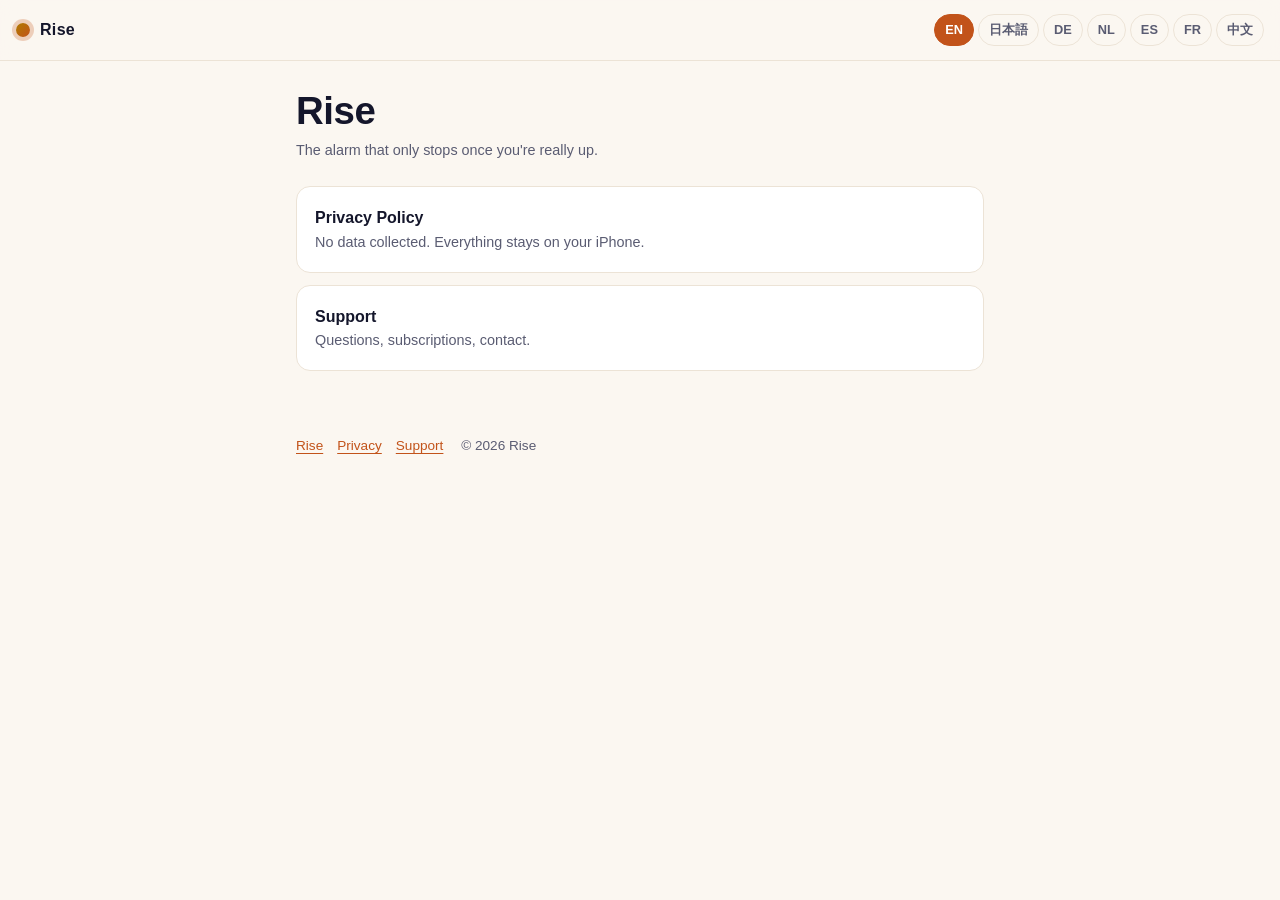
<file: index.html>
<!doctype html>
<html lang="en">
<head>
<meta charset="utf-8">
<meta name="viewport" content="width=device-width, initial-scale=1">
<title>Rise</title>
<meta name="description" content="Rise — Mission alarm clock">
<link rel="stylesheet" href="style.css">
<script src="lang.js"></script>
</head>
<body>
<span hidden data-title-en="Rise" data-title-ja="Rise" data-title-de="Rise" data-title-nl="Rise" data-title-es="Rise" data-title-fr="Rise" data-title-zh="Rise"></span>
<header class="top">
  <a class="brand" href="./"><span class="dot" aria-hidden="true"></span>Rise</a>
  <nav class="langs" aria-label="Language"><button type="button" data-set="en" aria-pressed="false">EN</button><button type="button" data-set="ja" aria-pressed="false">日本語</button><button type="button" data-set="de" aria-pressed="false">DE</button><button type="button" data-set="nl" aria-pressed="false">NL</button><button type="button" data-set="es" aria-pressed="false">ES</button><button type="button" data-set="fr" aria-pressed="false">FR</button><button type="button" data-set="zh" aria-pressed="false">中文</button></nav>
</header>
<main>
<section class="on" data-lang="en" lang="en"><h1>Rise</h1><p class="meta">The alarm that only stops once you&#x27;re really up.</p><div class="hub"><a href="privacy.html">Privacy Policy<span>No data collected. Everything stays on your iPhone.</span></a><a href="support.html">Support<span>Questions, subscriptions, contact.</span></a></div></section>
<section data-lang="ja" lang="ja"><h1>Rise</h1><p class="meta">本当に起きるまで止まらないアラーム。</p><div class="hub"><a href="privacy.html">プライバシーポリシー<span>データは収集しません。すべてiPhoneの中に。</span></a><a href="support.html">サポート<span>ご質問、サブスクリプション、お問い合わせ。</span></a></div></section>
<section data-lang="de" lang="de"><h1>Rise</h1><p class="meta">Der Wecker, der erst aufhört, wenn du wirklich wach bist.</p><div class="hub"><a href="privacy.html">Datenschutz<span>Keine Datenerhebung. Alles bleibt auf deinem iPhone.</span></a><a href="support.html">Support<span>Fragen, Abos, Kontakt.</span></a></div></section>
<section data-lang="nl" lang="nl"><h1>Rise</h1><p class="meta">De wekker die pas stopt als je echt op bent.</p><div class="hub"><a href="privacy.html">Privacybeleid<span>Geen gegevens verzameld. Alles blijft op je iPhone.</span></a><a href="support.html">Ondersteuning<span>Vragen, abonnementen, contact.</span></a></div></section>
<section data-lang="es" lang="es"><h1>Rise</h1><p class="meta">La alarma que solo se apaga cuando de verdad te levantas.</p><div class="hub"><a href="privacy.html">Privacidad<span>Ningún dato recopilado. Todo se queda en tu iPhone.</span></a><a href="support.html">Soporte<span>Preguntas, suscripciones, contacto.</span></a></div></section>
<section data-lang="fr" lang="fr"><h1>Rise</h1><p class="meta">L&#x27;alarme qui ne s&#x27;arrête que quand tu es vraiment debout.</p><div class="hub"><a href="privacy.html">Confidentialité<span>Aucune donnée collectée. Tout reste sur ton iPhone.</span></a><a href="support.html">Assistance<span>Questions, abonnements, contact.</span></a></div></section>
<section data-lang="zh" lang="zh-Hans"><h1>Rise</h1><p class="meta">只有真正起床，闹钟才会停。</p><div class="hub"><a href="privacy.html">隐私政策<span>不收集任何数据，一切都保存在你的 iPhone 上。</span></a><a href="support.html">支持<span>问题、订阅、联系方式。</span></a></div></section>
</main>
<footer>
  <a href="./">Rise</a><a href="privacy.html">Privacy</a><a href="support.html">Support</a>
  <span>© 2026 Rise</span>
</footer>
</body>
</html>
</file>
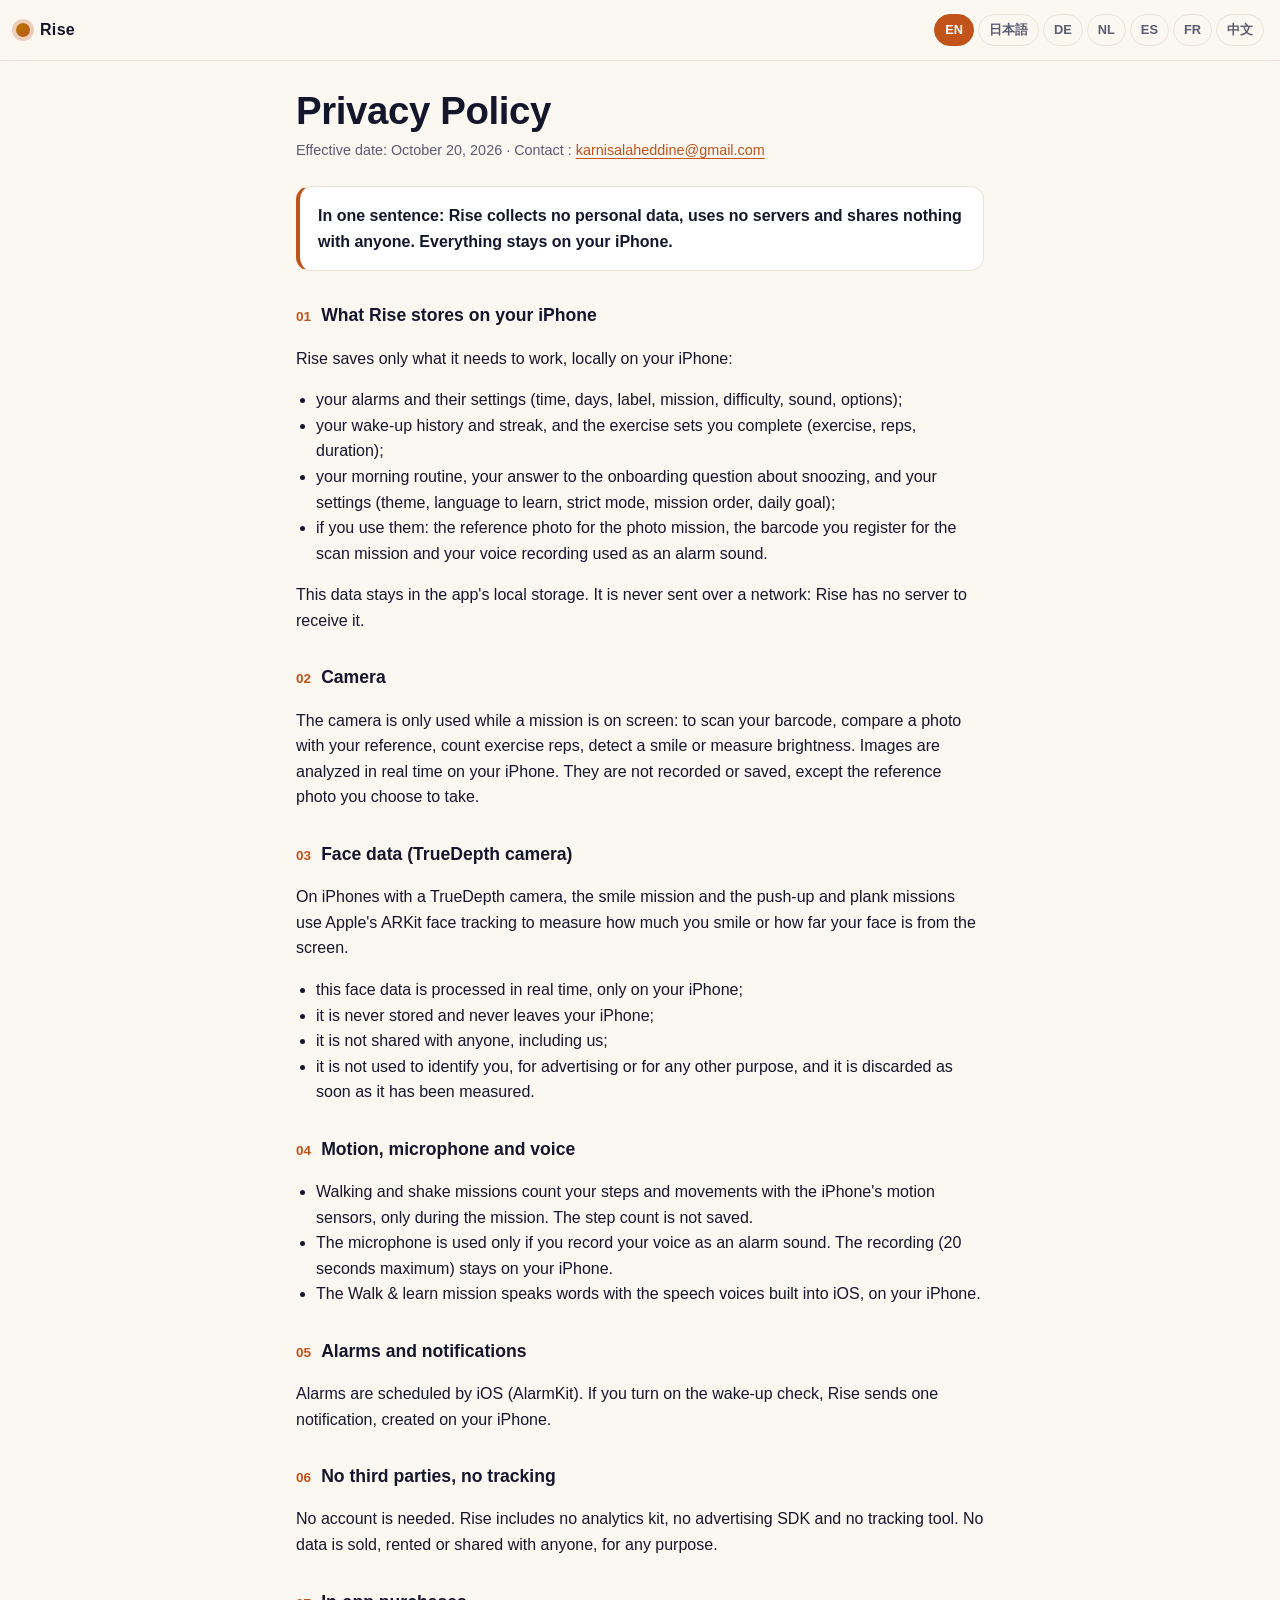
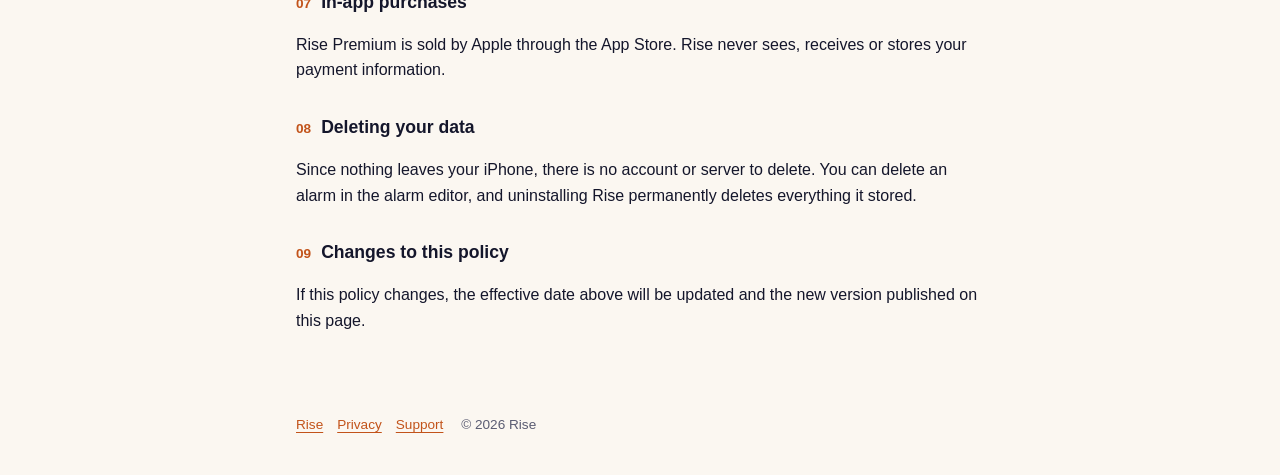
<file: privacy.html>
<!doctype html>
<html lang="en">
<head>
<meta charset="utf-8">
<meta name="viewport" content="width=device-width, initial-scale=1">
<title>Rise — Privacy Policy</title>
<meta name="description" content="Rise — Privacy Policy">
<link rel="stylesheet" href="style.css">
<script src="lang.js"></script>
</head>
<body>
<span hidden data-title-en="Rise — Privacy Policy" data-title-ja="Rise — プライバシーポリシー" data-title-de="Rise — Datenschutzerklärung" data-title-nl="Rise — Privacybeleid" data-title-es="Rise — Política de privacidad" data-title-fr="Rise — Politique de confidentialité" data-title-zh="Rise — 隐私政策"></span>
<header class="top">
  <a class="brand" href="./"><span class="dot" aria-hidden="true"></span>Rise</a>
  <nav class="langs" aria-label="Language"><button type="button" data-set="en" aria-pressed="false">EN</button><button type="button" data-set="ja" aria-pressed="false">日本語</button><button type="button" data-set="de" aria-pressed="false">DE</button><button type="button" data-set="nl" aria-pressed="false">NL</button><button type="button" data-set="es" aria-pressed="false">ES</button><button type="button" data-set="fr" aria-pressed="false">FR</button><button type="button" data-set="zh" aria-pressed="false">中文</button></nav>
</header>
<main>
<section class="on" data-lang="en" lang="en">
<h1>Privacy Policy</h1>
<p class="meta">Effective date: October 20, 2026 · Contact : <a href="mailto:karnisalaheddine@gmail.com">karnisalaheddine@gmail.com</a></p>
<p class="lead">In one sentence: Rise collects no personal data, uses no servers and shares nothing with anyone. Everything stays on your iPhone.</p>
<h2><span class="n">01</span>What Rise stores on your iPhone</h2>
<p>Rise saves only what it needs to work, locally on your iPhone:</p>
<ul><li>your alarms and their settings (time, days, label, mission, difficulty, sound, options);</li><li>your wake-up history and streak, and the exercise sets you complete (exercise, reps, duration);</li><li>your morning routine, your answer to the onboarding question about snoozing, and your settings (theme, language to learn, strict mode, mission order, daily goal);</li><li>if you use them: the reference photo for the photo mission, the barcode you register for the scan mission and your voice recording used as an alarm sound.</li></ul>
<p>This data stays in the app&#x27;s local storage. It is never sent over a network: Rise has no server to receive it.</p>
<h2><span class="n">02</span>Camera</h2>
<p>The camera is only used while a mission is on screen: to scan your barcode, compare a photo with your reference, count exercise reps, detect a smile or measure brightness. Images are analyzed in real time on your iPhone. They are not recorded or saved, except the reference photo you choose to take.</p>
<h2><span class="n">03</span>Face data (TrueDepth camera)</h2>
<p>On iPhones with a TrueDepth camera, the smile mission and the push-up and plank missions use Apple&#x27;s ARKit face tracking to measure how much you smile or how far your face is from the screen.</p>
<ul><li>this face data is processed in real time, only on your iPhone;</li><li>it is never stored and never leaves your iPhone;</li><li>it is not shared with anyone, including us;</li><li>it is not used to identify you, for advertising or for any other purpose, and it is discarded as soon as it has been measured.</li></ul>
<h2><span class="n">04</span>Motion, microphone and voice</h2>
<ul><li>Walking and shake missions count your steps and movements with the iPhone&#x27;s motion sensors, only during the mission. The step count is not saved.</li><li>The microphone is used only if you record your voice as an alarm sound. The recording (20 seconds maximum) stays on your iPhone.</li><li>The Walk &amp; learn mission speaks words with the speech voices built into iOS, on your iPhone.</li></ul>
<h2><span class="n">05</span>Alarms and notifications</h2>
<p>Alarms are scheduled by iOS (AlarmKit). If you turn on the wake-up check, Rise sends one notification, created on your iPhone.</p>
<h2><span class="n">06</span>No third parties, no tracking</h2>
<p>No account is needed. Rise includes no analytics kit, no advertising SDK and no tracking tool. No data is sold, rented or shared with anyone, for any purpose.</p>
<h2><span class="n">07</span>In-app purchases</h2>
<p>Rise Premium is sold by Apple through the App Store. Rise never sees, receives or stores your payment information.</p>
<h2><span class="n">08</span>Deleting your data</h2>
<p>Since nothing leaves your iPhone, there is no account or server to delete. You can delete an alarm in the alarm editor, and uninstalling Rise permanently deletes everything it stored.</p>
<h2><span class="n">09</span>Changes to this policy</h2>
<p>If this policy changes, the effective date above will be updated and the new version published on this page.</p>
</section>
<section data-lang="ja" lang="ja">
<h1>プライバシーポリシー</h1>
<p class="meta">発効日：2026年10月20日 · お問い合わせ : <a href="mailto:karnisalaheddine@gmail.com">karnisalaheddine@gmail.com</a></p>
<p class="lead">ひと言で言うと：Riseは個人データを収集せず、サーバーも使わず、誰とも何も共有しません。すべてiPhoneの中に保存されます。</p>
<h2><span class="n">01</span>RiseがiPhoneに保存するもの</h2>
<p>Riseは動作に必要なものだけを、iPhone内に保存します：</p>
<ul><li>アラームとその設定（時刻、曜日、ラベル、ミッション、難易度、サウンド、オプション）；</li><li>起床の記録と連続日数、完了したエクササイズのセット（種目、回数、時間）；</li><li>朝のルーティン、初回設定でのスヌーズに関する回答、各種設定（テーマ、学ぶ言語、ストリクトモード、ミッションの順番、1日の目標）；</li><li>使用した場合：写真ミッションの基準写真、スキャンミッションで登録したバーコード、アラーム音として録音したあなたの声。</li></ul>
<p>これらのデータはアプリ内のローカルストレージに保存され、ネットワークで送信されることはありません。Riseには受け取るサーバーがありません。</p>
<h2><span class="n">02</span>カメラ</h2>
<p>カメラはミッションの画面が表示されている間だけ使います。バーコードのスキャン、基準写真との比較、エクササイズの回数カウント、笑顔の検出、明るさの測定のためです。映像はiPhone上でリアルタイムに解析され、記録・保存されません（あなたが撮影する基準写真を除く）。</p>
<h2><span class="n">03</span>顔のデータ（TrueDepthカメラ）</h2>
<p>TrueDepthカメラを搭載したiPhoneでは、笑顔ミッション、腕立て伏せとプランクのミッションで、AppleのARKitの顔追跡を使い、笑顔の度合いや顔と画面の距離を測ります。</p>
<ul><li>顔のデータはiPhone上でのみ、リアルタイムに処理されます；</li><li>保存されることはなく、iPhoneの外に出ることもありません；</li><li>私たちを含め、誰とも共有されません；</li><li>本人の識別や広告など、ほかの目的には使われず、測定が終わるとすぐに破棄されます。</li></ul>
<h2><span class="n">04</span>モーション、マイク、音声</h2>
<ul><li>歩く・シェイクのミッションは、ミッション中だけiPhoneのモーションセンサーで歩数や動きを数えます。歩数は保存されません。</li><li>マイクは、あなたの声をアラーム音として録音する場合にのみ使います。録音（最長20秒）はiPhoneの中に残ります。</li><li>「歩いて単語」ミッションは、iOS内蔵の音声でiPhone上で単語を読み上げます。</li></ul>
<h2><span class="n">05</span>アラームと通知</h2>
<p>アラームはiOS（AlarmKit）が設定します。起床チェックをオンにすると、Riseは通知を1件送ります。通知はiPhone上で作成されます。</p>
<h2><span class="n">06</span>第三者ツール・トラッキングなし</h2>
<p>アカウントは不要です。Riseには分析ツール、広告SDK、トラッキングツールは一切含まれていません。データを販売、貸与、共有することはありません。</p>
<h2><span class="n">07</span>アプリ内課金</h2>
<p>Rise プレミアムはApp Storeを通じてAppleが販売します。Riseがあなたの支払い情報を見たり、受け取ったり、保存したりすることはありません。</p>
<h2><span class="n">08</span>データの削除</h2>
<p>iPhoneの外に出るデータはないため、削除すべきアカウントやサーバーはありません。アラームはアラーム編集画面で削除できます。Riseをアンインストールすると、保存されたものはすべて完全に削除されます。</p>
<h2><span class="n">09</span>本ポリシーの変更</h2>
<p>本ポリシーを変更する場合は、上記の発効日を更新し、新しい版をこのページで公開します。</p>
</section>
<section data-lang="de" lang="de">
<h1>Datenschutzerklärung</h1>
<p class="meta">Gültig ab: 20. Oktober 2026 · Kontakt : <a href="mailto:karnisalaheddine@gmail.com">karnisalaheddine@gmail.com</a></p>
<p class="lead">In einem Satz: Rise erhebt keine personenbezogenen Daten, nutzt keine Server und teilt nichts mit anderen. Alles bleibt auf deinem iPhone.</p>
<h2><span class="n">01</span>Was Rise auf deinem iPhone speichert</h2>
<p>Rise speichert nur, was für die Funktion nötig ist, lokal auf deinem iPhone:</p>
<ul><li>deine Wecker und ihre Einstellungen (Uhrzeit, Tage, Name, Mission, Schwierigkeit, Ton, Optionen);</li><li>deinen Aufwach-Verlauf und deine Serie sowie die erledigten Übungssätze (Übung, Wiederholungen, Dauer);</li><li>deine Morgenroutine, deine Antwort auf die Einstiegsfrage zum Schlummern und deine Einstellungen (Design, zu lernende Sprache, strenger Modus, Reihenfolge der Missionen, Tagesziel);</li><li>falls du sie nutzt: das Referenzfoto der Foto-Mission, den Barcode der Scan-Mission und deine Sprachaufnahme als Weckton.</li></ul>
<p>Diese Daten bleiben im lokalen Speicher der App. Sie werden nie über ein Netzwerk gesendet: Rise hat keinen Server, der sie empfangen könnte.</p>
<h2><span class="n">02</span>Kamera</h2>
<p>Die Kamera wird nur verwendet, solange eine Mission angezeigt wird: um deinen Barcode zu scannen, ein Foto mit deiner Referenz zu vergleichen, Wiederholungen zu zählen, ein Lächeln zu erkennen oder die Helligkeit zu messen. Die Bilder werden in Echtzeit auf deinem iPhone analysiert und weder aufgezeichnet noch gespeichert, außer dem Referenzfoto, das du selbst aufnimmst.</p>
<h2><span class="n">03</span>Gesichtsdaten (TrueDepth-Kamera)</h2>
<p>Auf iPhones mit TrueDepth-Kamera nutzen die Lächel-Mission sowie die Liegestütz- und Planken-Missionen das Gesichtstracking von Apple ARKit, um zu messen, wie stark du lächelst oder wie weit dein Gesicht vom Display entfernt ist.</p>
<ul><li>Diese Gesichtsdaten werden in Echtzeit und nur auf deinem iPhone verarbeitet;</li><li>sie werden nie gespeichert und verlassen nie dein iPhone;</li><li>sie werden mit niemandem geteilt, auch nicht mit uns;</li><li>sie werden nicht zur Identifizierung, für Werbung oder andere Zwecke genutzt und sofort nach der Messung verworfen.</li></ul>
<h2><span class="n">04</span>Bewegung, Mikrofon und Sprachausgabe</h2>
<ul><li>Geh- und Schüttel-Missionen zählen deine Schritte und Bewegungen mit den Bewegungssensoren des iPhone, nur während der Mission. Die Schrittzahl wird nicht gespeichert.</li><li>Das Mikrofon wird nur genutzt, wenn du deine Stimme als Weckton aufnimmst. Die Aufnahme (höchstens 20 Sekunden) bleibt auf deinem iPhone.</li><li>Die Mission „Gehen &amp; lernen“ spricht Wörter mit den in iOS integrierten Stimmen, auf deinem iPhone.</li></ul>
<h2><span class="n">05</span>Wecker und Mitteilungen</h2>
<p>Die Wecker werden von iOS (AlarmKit) gestellt. Wenn du den Wach-Check aktivierst, sendet Rise eine Mitteilung, die auf deinem iPhone erzeugt wird.</p>
<h2><span class="n">06</span>Keine Drittanbieter, kein Tracking</h2>
<p>Es ist kein Konto nötig. Rise enthält kein Analyse-Kit, kein Werbe-SDK und kein Tracking-Tool. Keine Daten werden verkauft, vermietet oder weitergegeben, zu keinem Zweck.</p>
<h2><span class="n">07</span>In-App-Käufe</h2>
<p>Rise Premium wird von Apple über den App Store verkauft. Rise sieht, erhält oder speichert niemals deine Zahlungsdaten.</p>
<h2><span class="n">08</span>Deine Daten löschen</h2>
<p>Da nichts dein iPhone verlässt, gibt es kein Konto und keinen Server zum Löschen. Du kannst einen Wecker im Bearbeitungsfenster löschen. Wenn du Rise deinstallierst, wird alles dauerhaft gelöscht.</p>
<h2><span class="n">09</span>Änderungen</h2>
<p>Wenn sich diese Erklärung ändert, wird das Datum oben aktualisiert und die neue Fassung auf dieser Seite veröffentlicht.</p>
</section>
<section data-lang="nl" lang="nl">
<h1>Privacybeleid</h1>
<p class="meta">Ingangsdatum: 20 oktober 2026 · Contact : <a href="mailto:karnisalaheddine@gmail.com">karnisalaheddine@gmail.com</a></p>
<p class="lead">In één zin: Rise verzamelt geen persoonsgegevens, gebruikt geen servers en deelt niets met anderen. Alles blijft op je iPhone.</p>
<h2><span class="n">01</span>Wat Rise op je iPhone bewaart</h2>
<p>Rise bewaart alleen wat nodig is om te werken, lokaal op je iPhone:</p>
<ul><li>je wekkers en hun instellingen (tijd, dagen, label, opdracht, moeilijkheid, geluid, opties);</li><li>je wekgeschiedenis en reeks, en de oefensets die je voltooit (oefening, herhalingen, duur);</li><li>je ochtendroutine, je antwoord op de introductievraag over snoozen en je instellingen (thema, te leren taal, strikte modus, volgorde van de opdrachten, dagdoel);</li><li>als je ze gebruikt: de referentiefoto van de foto-opdracht, de barcode van de scanopdracht en je stemopname als wekgeluid.</li></ul>
<p>Deze gegevens blijven in de lokale opslag van de app. Ze worden nooit via een netwerk verzonden: Rise heeft geen server om ze te ontvangen.</p>
<h2><span class="n">02</span>Camera</h2>
<p>De camera wordt alleen gebruikt terwijl een opdracht op het scherm staat: om je barcode te scannen, een foto met je referentie te vergelijken, herhalingen te tellen, een glimlach te herkennen of de helderheid te meten. Beelden worden in realtime op je iPhone geanalyseerd en niet opgenomen of bewaard, behalve de referentiefoto die je zelf maakt.</p>
<h2><span class="n">03</span>Gezichtsgegevens (TrueDepth-camera)</h2>
<p>Op iPhones met een TrueDepth-camera gebruiken de glimlachopdracht en de opdruk- en plankopdrachten de gezichtstracking van Apple ARKit om te meten hoeveel je glimlacht of hoe ver je gezicht van het scherm is.</p>
<ul><li>deze gezichtsgegevens worden in realtime en alleen op je iPhone verwerkt;</li><li>ze worden nooit bewaard en verlaten je iPhone nooit;</li><li>ze worden met niemand gedeeld, ook niet met ons;</li><li>ze worden niet gebruikt om je te identificeren, voor reclame of voor een ander doel, en worden direct na de meting weggegooid.</li></ul>
<h2><span class="n">04</span>Beweging, microfoon en stem</h2>
<ul><li>Loop- en schudopdrachten tellen je stappen en bewegingen met de bewegingssensoren van de iPhone, alleen tijdens de opdracht. Het aantal stappen wordt niet bewaard.</li><li>De microfoon wordt alleen gebruikt als je je stem opneemt als wekgeluid. De opname (maximaal 20 seconden) blijft op je iPhone.</li><li>De opdracht Lopen &amp; leren spreekt woorden uit met de stemmen die in iOS zijn ingebouwd, op je iPhone.</li></ul>
<h2><span class="n">05</span>Wekkers en meldingen</h2>
<p>Wekkers worden ingesteld door iOS (AlarmKit). Als je de wakkercheck inschakelt, stuurt Rise één melding die op je iPhone wordt aangemaakt.</p>
<h2><span class="n">06</span>Geen derden, geen tracking</h2>
<p>Je hebt geen account nodig. Rise bevat geen analysetools, geen advertentie-SDK en geen trackingtools. Er worden geen gegevens verkocht, verhuurd of gedeeld, voor geen enkel doel.</p>
<h2><span class="n">07</span>In-app-aankopen</h2>
<p>Rise Premium wordt door Apple verkocht via de App Store. Rise ziet, ontvangt of bewaart nooit je betaalgegevens.</p>
<h2><span class="n">08</span>Je gegevens verwijderen</h2>
<p>Omdat niets je iPhone verlaat, is er geen account of server om te verwijderen. Je kunt een wekker verwijderen in het bewerkscherm. Als je Rise verwijdert, wordt alles definitief gewist.</p>
<h2><span class="n">09</span>Wijzigingen</h2>
<p>Als dit beleid verandert, wordt de datum hierboven bijgewerkt en de nieuwe versie op deze pagina gepubliceerd.</p>
</section>
<section data-lang="es" lang="es">
<h1>Política de privacidad</h1>
<p class="meta">Fecha de entrada en vigor: 20 de octubre de 2026 · Contacto : <a href="mailto:karnisalaheddine@gmail.com">karnisalaheddine@gmail.com</a></p>
<p class="lead">En una frase: Rise no recopila datos personales, no usa servidores y no comparte nada con nadie. Todo se queda en tu iPhone.</p>
<h2><span class="n">01</span>Qué guarda Rise en tu iPhone</h2>
<p>Rise solo guarda lo necesario para funcionar, de forma local en tu iPhone:</p>
<ul><li>tus alarmas y sus ajustes (hora, días, etiqueta, misión, dificultad, sonido, opciones);</li><li>tu historial de despertares y tu racha, y las series de ejercicio que completas (ejercicio, repeticiones, duración);</li><li>tu rutina matinal, tu respuesta a la pregunta inicial sobre posponer la alarma y tus ajustes (tema, idioma que aprender, modo estricto, orden de las misiones, objetivo diario);</li><li>si los usas: la foto de referencia de la misión de foto, el código de barras de la misión de escaneo y tu grabación de voz como sonido de alarma.</li></ul>
<p>Estos datos se quedan en el almacenamiento local de la app. Nunca pasan por una red: Rise no tiene ningún servidor para recibirlos.</p>
<h2><span class="n">02</span>Cámara</h2>
<p>La cámara solo se usa mientras una misión está en pantalla: para escanear tu código, comparar una foto con tu referencia, contar repeticiones, detectar una sonrisa o medir la luminosidad. Las imágenes se analizan en tiempo real en tu iPhone y no se graban ni se guardan, salvo la foto de referencia que tú decides tomar.</p>
<h2><span class="n">03</span>Datos faciales (cámara TrueDepth)</h2>
<p>En los iPhone con cámara TrueDepth, la misión de sonrisa y las misiones de flexiones y plancha usan el seguimiento facial de ARKit de Apple para medir cuánto sonríes o a qué distancia está tu cara de la pantalla.</p>
<ul><li>estos datos faciales se procesan en tiempo real y solo en tu iPhone;</li><li>nunca se guardan ni salen de tu iPhone;</li><li>no se comparten con nadie, tampoco con nosotros;</li><li>no se usan para identificarte, para publicidad ni para ningún otro fin, y se descartan en cuanto se han medido.</li></ul>
<h2><span class="n">04</span>Movimiento, micrófono y voz</h2>
<ul><li>Las misiones de caminar y agitar cuentan tus pasos y movimientos con los sensores de movimiento del iPhone, solo durante la misión. El número de pasos no se guarda.</li><li>El micrófono solo se usa si grabas tu voz como sonido de alarma. La grabación (20 segundos como máximo) se queda en tu iPhone.</li><li>La misión Camina y aprende pronuncia palabras con las voces integradas en iOS, en tu iPhone.</li></ul>
<h2><span class="n">05</span>Alarmas y notificaciones</h2>
<p>Las alarmas las programa iOS (AlarmKit). Si activas la comprobación de despertar, Rise envía una notificación creada en tu iPhone.</p>
<h2><span class="n">06</span>Sin terceros ni seguimiento</h2>
<p>No hace falta cuenta. Rise no incluye kits de análisis, SDK publicitarios ni herramientas de seguimiento. Ningún dato se vende, alquila ni comparte con nadie, con ningún fin.</p>
<h2><span class="n">07</span>Compras dentro de la app</h2>
<p>Rise Premium lo vende Apple a través del App Store. Rise nunca ve, recibe ni guarda tus datos de pago.</p>
<h2><span class="n">08</span>Borrar tus datos</h2>
<p>Como nada sale de tu iPhone, no hay cuenta ni servidor que borrar. Puedes eliminar una alarma en su pantalla de edición, y desinstalar Rise borra definitivamente todo lo que guardó.</p>
<h2><span class="n">09</span>Cambios en esta política</h2>
<p>Si esta política cambia, se actualizará la fecha indicada arriba y se publicará la nueva versión en esta página.</p>
</section>
<section data-lang="fr" lang="fr">
<h1>Politique de confidentialité</h1>
<p class="meta">Date d&#x27;effet : 20 octobre 2026 · Contact : <a href="mailto:karnisalaheddine@gmail.com">karnisalaheddine@gmail.com</a></p>
<p class="lead">En une phrase : Rise ne collecte aucune donnée personnelle, n&#x27;utilise aucun serveur et ne partage rien avec personne. Tout reste sur ton iPhone.</p>
<h2><span class="n">01</span>Ce que Rise enregistre sur ton iPhone</h2>
<p>Rise n&#x27;enregistre que ce qui est nécessaire à son fonctionnement, localement sur ton iPhone :</p>
<ul><li>tes alarmes et leurs réglages (heure, jours, libellé, mission, difficulté, sonnerie, options) ;</li><li>ton historique de réveils et ta série de jours, et les séries d&#x27;exercices que tu termines (exercice, répétitions, durée) ;</li><li>ta routine du matin, ta réponse à la question d&#x27;accueil sur le « répéter », et tes réglages (thème, langue à apprendre, mode strict, ordre des missions, objectif du jour) ;</li><li>si tu les utilises : la photo de référence de la mission photo, le code-barres de la mission scan et l&#x27;enregistrement de ta voix utilisé comme sonnerie.</li></ul>
<p>Ces données restent dans le stockage local de l&#x27;app. Elles ne passent jamais par un réseau : Rise n&#x27;a aucun serveur pour les recevoir.</p>
<h2><span class="n">02</span>Appareil photo</h2>
<p>L&#x27;appareil photo n&#x27;est utilisé que pendant qu&#x27;une mission est à l&#x27;écran : pour scanner ton code-barres, comparer une photo à ta référence, compter des répétitions, détecter un sourire ou mesurer la luminosité. Les images sont analysées en temps réel sur ton iPhone. Elles ne sont ni enregistrées ni conservées, sauf la photo de référence que tu choisis de prendre.</p>
<h2><span class="n">03</span>Données du visage (caméra TrueDepth)</h2>
<p>Sur les iPhone équipés d&#x27;une caméra TrueDepth, la mission sourire et les missions pompes et gainage utilisent le suivi du visage d&#x27;ARKit (Apple) pour mesurer à quel point tu souris ou la distance entre ton visage et l&#x27;écran.</p>
<ul><li>ces données du visage sont traitées en temps réel, uniquement sur ton iPhone ;</li><li>elles ne sont jamais enregistrées et ne quittent jamais ton iPhone ;</li><li>elles ne sont partagées avec personne, nous compris ;</li><li>elles ne servent ni à t&#x27;identifier, ni à la publicité, ni à aucune autre fin, et sont effacées dès qu&#x27;elles ont été mesurées.</li></ul>
<h2><span class="n">04</span>Mouvement, micro et voix</h2>
<ul><li>Les missions marche et secousses comptent tes pas et tes mouvements avec les capteurs de mouvement de l&#x27;iPhone, uniquement pendant la mission. Le nombre de pas n&#x27;est pas conservé.</li><li>Le micro n&#x27;est utilisé que si tu enregistres ta voix comme sonnerie. L&#x27;enregistrement (20 secondes maximum) reste sur ton iPhone.</li><li>La mission Marche &amp; mots prononce les mots avec les voix intégrées à iOS, sur ton iPhone.</li></ul>
<h2><span class="n">05</span>Alarmes et notifications</h2>
<p>Les alarmes sont programmées par iOS (AlarmKit). Si tu actives la vérification du réveil, Rise envoie une notification créée sur ton iPhone.</p>
<h2><span class="n">06</span>Aucun tiers, aucun pistage</h2>
<p>Aucun compte n&#x27;est nécessaire. Rise n&#x27;intègre aucun outil d&#x27;analyse, aucun SDK publicitaire et aucun outil de pistage. Aucune donnée n&#x27;est vendue, louée ou partagée, pour quelque raison que ce soit.</p>
<h2><span class="n">07</span>Achats intégrés</h2>
<p>Rise Premium est vendu par Apple via l&#x27;App Store. Rise ne voit, ne reçoit et ne conserve jamais tes informations de paiement.</p>
<h2><span class="n">08</span>Supprimer tes données</h2>
<p>Comme rien ne quitte ton iPhone, il n&#x27;y a ni compte ni serveur à supprimer. Tu peux supprimer une alarme depuis son écran de modification, et désinstaller Rise efface définitivement tout ce qu&#x27;elle a enregistré.</p>
<h2><span class="n">09</span>Modifications de cette politique</h2>
<p>Si cette politique change, la date d&#x27;effet ci-dessus sera mise à jour et la nouvelle version publiée sur cette page.</p>
</section>
<section data-lang="zh" lang="zh-Hans">
<h1>隐私政策</h1>
<p class="meta">生效日期：2026 年 10 月 20 日 · 联系方式 : <a href="mailto:karnisalaheddine@gmail.com">karnisalaheddine@gmail.com</a></p>
<p class="lead">一句话总结：Rise 不收集任何个人数据，不使用服务器，也不与任何人分享任何内容。所有数据都保存在你的 iPhone 上。</p>
<h2><span class="n">01</span>Rise 在你的 iPhone 上保存的内容</h2>
<p>Rise 只在你的 iPhone 本地保存运行所需的内容：</p>
<ul><li>你的闹钟及其设置（时间、日期、标签、任务、难度、铃声、选项）；</li><li>你的起床记录和连续天数，以及你完成的锻炼组（项目、次数、时长）；</li><li>你的晨间习惯、引导页中关于“稍后提醒”问题的回答，以及你的设置（主题、要学习的语言、严格模式、任务顺序、每日目标）；</li><li>如果你使用：拍照任务的参考照片、扫码任务登记的条码，以及你录制的铃声语音。</li></ul>
<p>这些数据保存在 App 的本地存储中，从不通过网络传输：Rise 没有任何接收数据的服务器。</p>
<h2><span class="n">02</span>相机</h2>
<p>只有在任务界面显示时才会使用相机：用于扫描条码、将照片与参考照片对比、计算锻炼次数、检测微笑或测量亮度。画面在 iPhone 上实时分析，不会被录制或保存（你主动拍摄的参考照片除外）。</p>
<h2><span class="n">03</span>面部数据（原深感摄像头）</h2>
<p>在配备原深感摄像头的 iPhone 上，微笑任务以及俯卧撑和平板支撑任务会使用 Apple ARKit 的面部追踪，测量你的微笑程度或面部与屏幕的距离。</p>
<ul><li>这些面部数据只在你的 iPhone 上实时处理；</li><li>从不保存，也从不离开你的 iPhone；</li><li>不会与任何人分享，包括我们；</li><li>不会用于识别你的身份、广告或任何其他用途，测量完成后立即丢弃。</li></ul>
<h2><span class="n">04</span>运动、麦克风和语音</h2>
<ul><li>走路和摇一摇任务只在任务进行时，用 iPhone 的运动传感器计算步数和动作。步数不会被保存。</li><li>只有在你录制自己的声音作为铃声时才会使用麦克风。录音（最长 20 秒）保存在你的 iPhone 上。</li><li>“边走边学”任务使用 iOS 内置的语音在你的 iPhone 上朗读单词。</li></ul>
<h2><span class="n">05</span>闹钟和通知</h2>
<p>闹钟由 iOS（AlarmKit）设置。如果你开启起床确认，Rise 会发送一条在你的 iPhone 上生成的通知。</p>
<h2><span class="n">06</span>无第三方，无追踪</h2>
<p>无需账号。Rise 不包含任何分析工具、广告 SDK 或追踪工具。不会出于任何目的出售、出租或分享任何数据。</p>
<h2><span class="n">07</span>App 内购买</h2>
<p>Rise 高级版由 Apple 通过 App Store 销售。Rise 从不查看、接收或保存你的付款信息。</p>
<h2><span class="n">08</span>删除你的数据</h2>
<p>由于没有任何数据离开你的 iPhone，所以没有需要删除的账号或服务器。你可以在闹钟编辑页删除闹钟；卸载 Rise 会永久删除它保存的所有内容。</p>
<h2><span class="n">09</span>政策变更</h2>
<p>如本政策有变更，将更新上方的生效日期，并在本页发布新版本。</p>
</section>
</main>
<footer>
  <a href="./">Rise</a><a href="privacy.html">Privacy</a><a href="support.html">Support</a>
  <span>© 2026 Rise</span>
</footer>
</body>
</html>
</file>
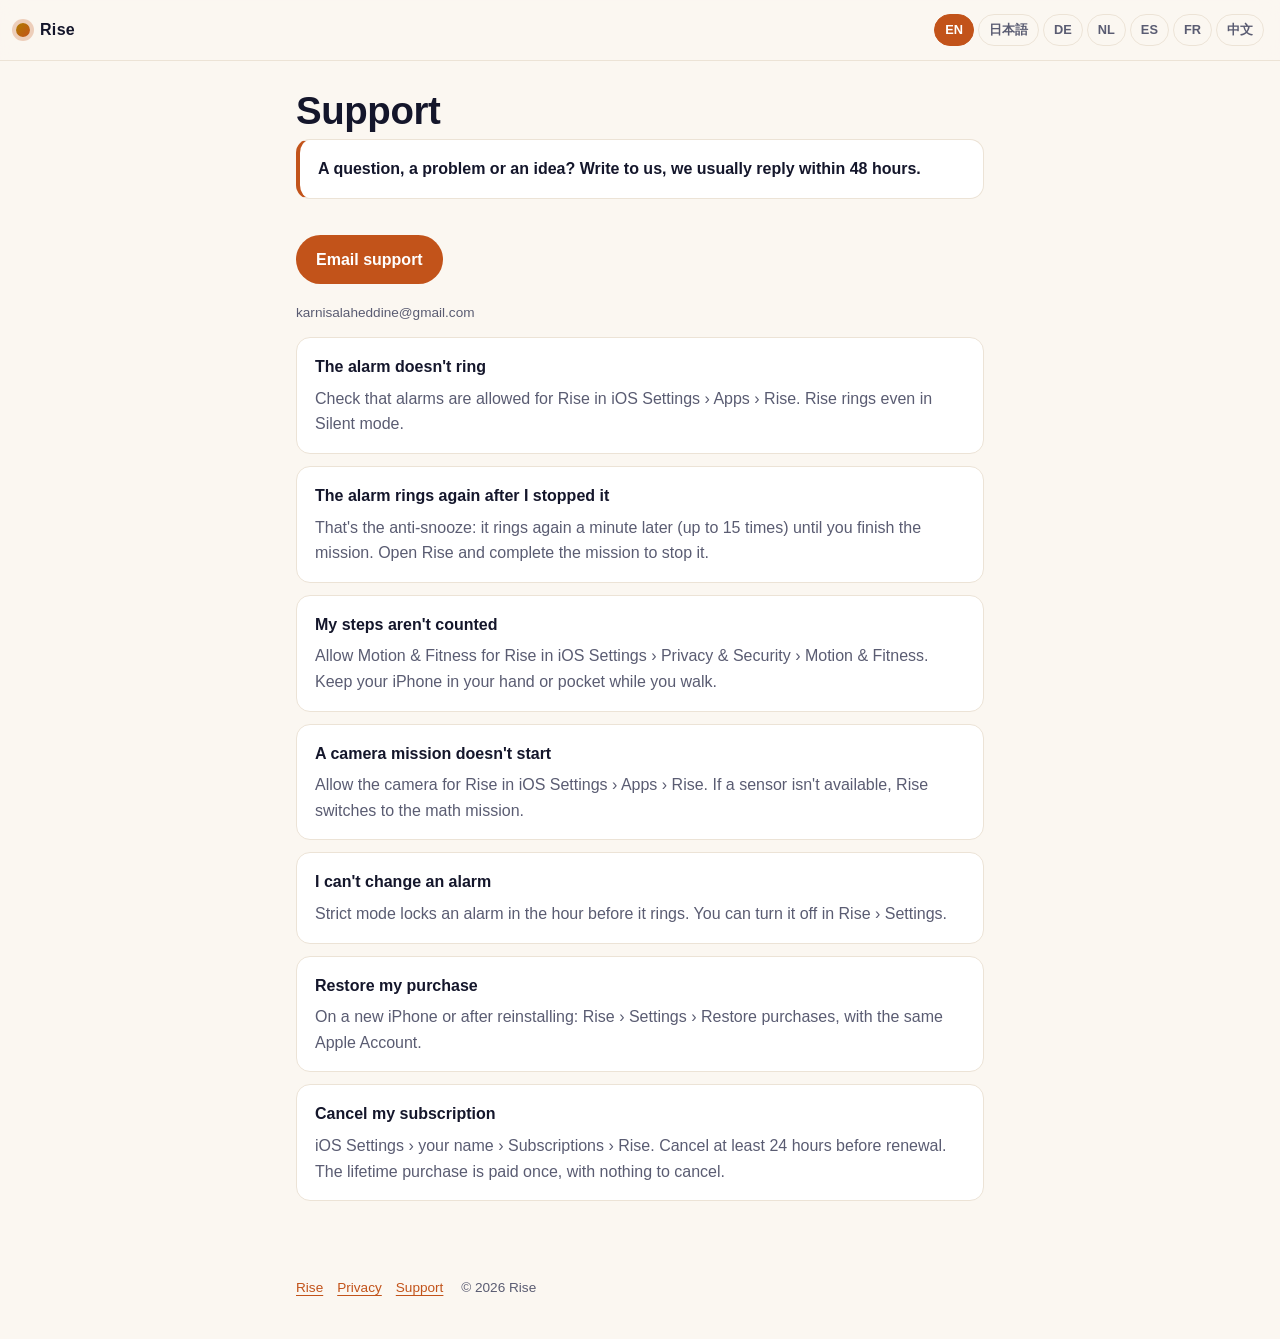
<file: support.html>
<!doctype html>
<html lang="en">
<head>
<meta charset="utf-8">
<meta name="viewport" content="width=device-width, initial-scale=1">
<title>Rise — Support</title>
<meta name="description" content="Rise — Support">
<link rel="stylesheet" href="style.css">
<script src="lang.js"></script>
</head>
<body>
<span hidden data-title-en="Rise — Support" data-title-ja="Rise — サポート" data-title-de="Rise — Support" data-title-nl="Rise — Ondersteuning" data-title-es="Rise — Soporte" data-title-fr="Rise — Assistance" data-title-zh="Rise — 支持"></span>
<header class="top">
  <a class="brand" href="./"><span class="dot" aria-hidden="true"></span>Rise</a>
  <nav class="langs" aria-label="Language"><button type="button" data-set="en" aria-pressed="false">EN</button><button type="button" data-set="ja" aria-pressed="false">日本語</button><button type="button" data-set="de" aria-pressed="false">DE</button><button type="button" data-set="nl" aria-pressed="false">NL</button><button type="button" data-set="es" aria-pressed="false">ES</button><button type="button" data-set="fr" aria-pressed="false">FR</button><button type="button" data-set="zh" aria-pressed="false">中文</button></nav>
</header>
<main>
<section class="on" data-lang="en" lang="en">
<h1>Support</h1>
<p class="lead">A question, a problem or an idea? Write to us, we usually reply within 48 hours.</p>
<a class="btn" href="mailto:karnisalaheddine@gmail.com?subject=Rise">Email support</a>
<p class="small">karnisalaheddine@gmail.com</p>
<div class="card"><h3>The alarm doesn&#x27;t ring</h3><p>Check that alarms are allowed for Rise in iOS Settings › Apps › Rise. Rise rings even in Silent mode.</p></div>
<div class="card"><h3>The alarm rings again after I stopped it</h3><p>That&#x27;s the anti-snooze: it rings again a minute later (up to 15 times) until you finish the mission. Open Rise and complete the mission to stop it.</p></div>
<div class="card"><h3>My steps aren&#x27;t counted</h3><p>Allow Motion &amp; Fitness for Rise in iOS Settings › Privacy &amp; Security › Motion &amp; Fitness. Keep your iPhone in your hand or pocket while you walk.</p></div>
<div class="card"><h3>A camera mission doesn&#x27;t start</h3><p>Allow the camera for Rise in iOS Settings › Apps › Rise. If a sensor isn&#x27;t available, Rise switches to the math mission.</p></div>
<div class="card"><h3>I can&#x27;t change an alarm</h3><p>Strict mode locks an alarm in the hour before it rings. You can turn it off in Rise › Settings.</p></div>
<div class="card"><h3>Restore my purchase</h3><p>On a new iPhone or after reinstalling: Rise › Settings › Restore purchases, with the same Apple Account.</p></div>
<div class="card"><h3>Cancel my subscription</h3><p>iOS Settings › your name › Subscriptions › Rise. Cancel at least 24 hours before renewal. The lifetime purchase is paid once, with nothing to cancel.</p></div>
</section>
<section data-lang="ja" lang="ja">
<h1>サポート</h1>
<p class="lead">ご質問、不具合、アイデアがあればご連絡ください。通常48時間以内にお返事します。</p>
<a class="btn" href="mailto:karnisalaheddine@gmail.com?subject=Rise">サポートにメール</a>
<p class="small">karnisalaheddine@gmail.com</p>
<div class="card"><h3>アラームが鳴らない</h3><p>iOSの設定 › アプリ › Rise で、Riseのアラームが許可されているか確認してください。Riseは消音モードでも鳴ります。</p></div>
<div class="card"><h3>止めたのにまた鳴る</h3><p>それが二度寝防止の仕組みです。ミッションを終えるまで、1分後にまた鳴ります（最大15回）。Riseを開いてミッションをクリアすると止まります。</p></div>
<div class="card"><h3>歩数がカウントされない</h3><p>iOSの設定 › プライバシーとセキュリティ › モーションとフィットネス で、Riseを許可してください。歩くときはiPhoneを手に持つか、ポケットに入れてください。</p></div>
<div class="card"><h3>カメラのミッションが始まらない</h3><p>iOSの設定 › アプリ › Rise で、カメラを許可してください。センサーが使えない場合、Riseは計算ミッションに切り替えます。</p></div>
<div class="card"><h3>アラームを変更できない</h3><p>ストリクトモードでは、鳴る1時間前からアラームがロックされます。Rise › 設定 でオフにできます。</p></div>
<div class="card"><h3>購入を復元したい</h3><p>新しいiPhoneや再インストール後は、同じAppleアカウントで Rise › 設定 › 購入を復元 をタップしてください。</p></div>
<div class="card"><h3>サブスクリプションを解約したい</h3><p>iOSの設定 › あなたの名前 › サブスクリプション › Rise。更新の24時間前までに解約してください。買い切りは1回払いなので、解約するものはありません。</p></div>
</section>
<section data-lang="de" lang="de">
<h1>Support</h1>
<p class="lead">Eine Frage, ein Problem oder eine Idee? Schreib uns, wir antworten meist innerhalb von 48 Stunden.</p>
<a class="btn" href="mailto:karnisalaheddine@gmail.com?subject=Rise">Support kontaktieren</a>
<p class="small">karnisalaheddine@gmail.com</p>
<div class="card"><h3>Der Wecker klingelt nicht</h3><p>Prüfe, ob Wecker für Rise erlaubt sind: iOS-Einstellungen › Apps › Rise. Rise klingelt auch im Stumm-Modus.</p></div>
<div class="card"><h3>Der Wecker klingelt wieder, obwohl ich ihn gestoppt habe</h3><p>Das ist der Anti-Snooze: Er klingelt nach einer Minute erneut (bis zu 15 Mal), bis du die Mission erfüllst. Öffne Rise und erledige die Mission.</p></div>
<div class="card"><h3>Meine Schritte werden nicht gezählt</h3><p>Erlaube Rise „Bewegung &amp; Fitness“ unter iOS-Einstellungen › Datenschutz &amp; Sicherheit › Bewegung &amp; Fitness. Halte dein iPhone beim Gehen in der Hand oder in der Tasche.</p></div>
<div class="card"><h3>Eine Kamera-Mission startet nicht</h3><p>Erlaube Rise die Kamera unter iOS-Einstellungen › Apps › Rise. Ist ein Sensor nicht verfügbar, wechselt Rise zur Rechen-Mission.</p></div>
<div class="card"><h3>Ich kann einen Wecker nicht ändern</h3><p>Der strenge Modus sperrt einen Wecker in der Stunde vor dem Klingeln. Du kannst ihn unter Rise › Einstellungen ausschalten.</p></div>
<div class="card"><h3>Kauf wiederherstellen</h3><p>Auf einem neuen iPhone oder nach der Neuinstallation: Rise › Einstellungen › Käufe wiederherstellen, mit demselben Apple Account.</p></div>
<div class="card"><h3>Abo kündigen</h3><p>iOS-Einstellungen › dein Name › Abonnements › Rise. Kündige mindestens 24 Stunden vor der Verlängerung. Der Kauf auf Lebenszeit wird einmal bezahlt, es gibt nichts zu kündigen.</p></div>
</section>
<section data-lang="nl" lang="nl">
<h1>Ondersteuning</h1>
<p class="lead">Een vraag, een probleem of een idee? Schrijf ons, we antwoorden meestal binnen 48 uur.</p>
<a class="btn" href="mailto:karnisalaheddine@gmail.com?subject=Rise">Mail de ondersteuning</a>
<p class="small">karnisalaheddine@gmail.com</p>
<div class="card"><h3>De wekker gaat niet af</h3><p>Controleer of wekkers zijn toegestaan voor Rise in iOS-instellingen › Apps › Rise. Rise gaat ook af in stille modus.</p></div>
<div class="card"><h3>De wekker gaat opnieuw af nadat ik hem heb gestopt</h3><p>Dat is de anti-snooze: hij gaat na een minuut weer af (tot 15 keer) tot je de opdracht voltooit. Open Rise en voer de opdracht uit.</p></div>
<div class="card"><h3>Mijn stappen worden niet geteld</h3><p>Sta Beweging en fitness toe voor Rise in iOS-instellingen › Privacy en beveiliging › Beweging en fitness. Houd je iPhone in je hand of zak terwijl je loopt.</p></div>
<div class="card"><h3>Een camera-opdracht start niet</h3><p>Sta de camera toe voor Rise in iOS-instellingen › Apps › Rise. Als een sensor niet beschikbaar is, schakelt Rise over op de rekenopdracht.</p></div>
<div class="card"><h3>Ik kan een wekker niet wijzigen</h3><p>De strikte modus vergrendelt een wekker in het uur voordat hij afgaat. Je kunt hem uitzetten in Rise › Instellingen.</p></div>
<div class="card"><h3>Mijn aankoop herstellen</h3><p>Op een nieuwe iPhone of na herinstallatie: Rise › Instellingen › Aankopen herstellen, met hetzelfde Apple Account.</p></div>
<div class="card"><h3>Mijn abonnement opzeggen</h3><p>iOS-instellingen › je naam › Abonnementen › Rise. Zeg minstens 24 uur voor de verlenging op. De aankoop voor altijd betaal je één keer, er is niets op te zeggen.</p></div>
</section>
<section data-lang="es" lang="es">
<h1>Soporte</h1>
<p class="lead">¿Una pregunta, un problema o una idea? Escríbenos, solemos responder en 48 horas.</p>
<a class="btn" href="mailto:karnisalaheddine@gmail.com?subject=Rise">Escribir a soporte</a>
<p class="small">karnisalaheddine@gmail.com</p>
<div class="card"><h3>La alarma no suena</h3><p>Comprueba que las alarmas están permitidas para Rise en Ajustes de iOS › Apps › Rise. Rise suena incluso en modo silencio.</p></div>
<div class="card"><h3>La alarma vuelve a sonar después de apagarla</h3><p>Es el antisnooze: vuelve a sonar al minuto (hasta 15 veces) hasta que completes la misión. Abre Rise y termina la misión.</p></div>
<div class="card"><h3>No se cuentan mis pasos</h3><p>Permite Movimiento y forma física para Rise en Ajustes de iOS › Privacidad y seguridad › Movimiento y forma física. Lleva el iPhone en la mano o en el bolsillo mientras caminas.</p></div>
<div class="card"><h3>Una misión con cámara no empieza</h3><p>Permite la cámara para Rise en Ajustes de iOS › Apps › Rise. Si un sensor no está disponible, Rise cambia a la misión de cálculo.</p></div>
<div class="card"><h3>No puedo cambiar una alarma</h3><p>El modo estricto bloquea una alarma durante la hora anterior a que suene. Puedes desactivarlo en Rise › Ajustes.</p></div>
<div class="card"><h3>Restaurar mi compra</h3><p>En un iPhone nuevo o tras reinstalar: Rise › Ajustes › Restaurar compras, con la misma cuenta de Apple.</p></div>
<div class="card"><h3>Cancelar mi suscripción</h3><p>Ajustes de iOS › tu nombre › Suscripciones › Rise. Cancela al menos 24 horas antes de la renovación. La compra de por vida se paga una vez y no hay nada que cancelar.</p></div>
</section>
<section data-lang="fr" lang="fr">
<h1>Assistance</h1>
<p class="lead">Une question, un problème ou une idée ? Écris-nous, on répond en général sous 48 heures.</p>
<a class="btn" href="mailto:karnisalaheddine@gmail.com?subject=Rise">Écrire à l&#x27;assistance</a>
<p class="small">karnisalaheddine@gmail.com</p>
<div class="card"><h3>L&#x27;alarme ne sonne pas</h3><p>Vérifie que les alarmes sont autorisées pour Rise dans Réglages iOS › Apps › Rise. Rise sonne même en mode silencieux.</p></div>
<div class="card"><h3>L&#x27;alarme sonne à nouveau après l&#x27;avoir arrêtée</h3><p>C&#x27;est l&#x27;anti-snooze : elle sonne à nouveau une minute plus tard (jusqu&#x27;à 15 fois) tant que la mission n&#x27;est pas faite. Ouvre Rise et termine la mission.</p></div>
<div class="card"><h3>Mes pas ne sont pas comptés</h3><p>Autorise « Mouvements et forme » pour Rise dans Réglages iOS › Confidentialité et sécurité › Mouvements et forme. Garde ton iPhone en main ou dans ta poche en marchant.</p></div>
<div class="card"><h3>Une mission avec l&#x27;appareil photo ne démarre pas</h3><p>Autorise l&#x27;appareil photo pour Rise dans Réglages iOS › Apps › Rise. Si un capteur n&#x27;est pas disponible, Rise passe à la mission calcul.</p></div>
<div class="card"><h3>Je ne peux pas modifier une alarme</h3><p>Le mode strict verrouille une alarme dans l&#x27;heure qui précède la sonnerie. Tu peux le désactiver dans Rise › Réglages.</p></div>
<div class="card"><h3>Restaurer mon achat</h3><p>Sur un nouvel iPhone ou après réinstallation : Rise › Réglages › Restaurer les achats, avec le même compte Apple.</p></div>
<div class="card"><h3>Résilier mon abonnement</h3><p>Réglages iOS › ton nom › Abonnements › Rise. Résilie au moins 24 heures avant le renouvellement. L&#x27;achat à vie se paie une seule fois, il n&#x27;y a rien à résilier.</p></div>
</section>
<section data-lang="zh" lang="zh-Hans">
<h1>支持</h1>
<p class="lead">有问题、遇到故障或有想法？请写信给我们，我们通常会在 48 小时内回复。</p>
<a class="btn" href="mailto:karnisalaheddine@gmail.com?subject=Rise">发送邮件</a>
<p class="small">karnisalaheddine@gmail.com</p>
<div class="card"><h3>闹钟不响</h3><p>请在 iOS 设置 › App › Rise 中确认已允许 Rise 的闹钟。Rise 在静音模式下也会响。</p></div>
<div class="card"><h3>关掉后闹钟又响了</h3><p>这就是防赖床机制：完成任务前，一分钟后会再次响铃（最多 15 次）。打开 Rise 完成任务即可关闭。</p></div>
<div class="card"><h3>步数没有被计算</h3><p>请在 iOS 设置 › 隐私与安全性 › 运动与健身 中允许 Rise。走路时请把 iPhone 拿在手上或放在口袋里。</p></div>
<div class="card"><h3>相机任务无法开始</h3><p>请在 iOS 设置 › App › Rise 中允许使用相机。如果传感器不可用，Rise 会切换为算术任务。</p></div>
<div class="card"><h3>无法修改闹钟</h3><p>严格模式会在闹钟响起前一小时锁定该闹钟。你可以在 Rise › 设置 中关闭。</p></div>
<div class="card"><h3>恢复购买</h3><p>在新 iPhone 上或重新安装后：使用同一个 Apple 账户，进入 Rise › 设置 › 恢复购买。</p></div>
<div class="card"><h3>取消订阅</h3><p>iOS 设置 › 你的名字 › 订阅 › Rise。请在续订前至少 24 小时取消。终身购买只需支付一次，无需取消。</p></div>
</section>
</main>
<footer>
  <a href="./">Rise</a><a href="privacy.html">Privacy</a><a href="support.html">Support</a>
  <span>© 2026 Rise</span>
</footer>
</body>
</html>
</file>
<file: style.css>
:root {
  --bg: #0e1024;
  --surface: #171a36;
  --line: #2a2e52;
  --ink: #f5f3ee;
  --ink-soft: #a6a8c2;
  --accent: #ff8a3d;
  --accent-2: #ffc857;
  --accent-ink: #0e1024;
  --sans: -apple-system, BlinkMacSystemFont, "SF Pro Text", "Hiragino Sans", "PingFang SC", "Segoe UI", Roboto, "Helvetica Neue", Arial, sans-serif;
}
@media (prefers-color-scheme: light) {
  :root:not([data-theme="dark"]) {
    --bg: #fbf7f1; --surface: #ffffff; --line: #ece3d6; --ink: #14162b; --ink-soft: #5a5c72; --accent: #c2531a; --accent-2: #b07a00; --accent-ink: #ffffff;
  }
}
:root[data-theme="light"] {
  --bg: #fbf7f1; --surface: #ffffff; --line: #ece3d6; --ink: #14162b; --ink-soft: #5a5c72; --accent: #c2531a; --accent-2: #b07a00; --accent-ink: #ffffff;
}
:root[data-theme="dark"] {
  --bg: #0e1024; --surface: #171a36; --line: #2a2e52; --ink: #f5f3ee; --ink-soft: #a6a8c2; --accent: #ff8a3d; --accent-2: #ffc857; --accent-ink: #0e1024;
}
/* Base commune avec Keygel ; la palette est ajoutée par Tools/build_site.py. */
* { box-sizing: border-box; }
html { -webkit-text-size-adjust: 100%; }
body { margin: 0; background: var(--bg); color: var(--ink); font-family: var(--sans); line-height: 1.6; -webkit-font-smoothing: antialiased; }
a { color: var(--accent); text-underline-offset: 3px; }
a:focus-visible, button:focus-visible { outline: 2px solid var(--accent); outline-offset: 3px; border-radius: 4px; }
.top { position: sticky; top: 0; z-index: 5; display: flex; align-items: center; justify-content: space-between; gap: 12px; flex-wrap: wrap;
  padding: 14px 16px; background: color-mix(in srgb, var(--bg) 90%, transparent); backdrop-filter: blur(10px); border-bottom: 1px solid var(--line); }
.brand { display: flex; align-items: center; gap: 10px; font-weight: 800; letter-spacing: 0.02em; color: var(--ink); text-decoration: none; }
.dot { width: 14px; height: 14px; border-radius: 50%; background: linear-gradient(135deg, var(--accent-2), var(--accent)); box-shadow: 0 0 0 4px color-mix(in srgb, var(--accent) 25%, transparent); }
.langs { display: flex; flex-wrap: wrap; gap: 4px; }
.langs button { font: inherit; font-size: 0.8rem; font-weight: 700; color: var(--ink-soft); background: transparent; border: 1px solid var(--line);
  border-radius: 999px; padding: 4px 10px; cursor: pointer; min-height: 32px; }
.langs button[aria-pressed="true"] { background: var(--accent); color: var(--accent-ink); border-color: var(--accent); }
main { max-width: 720px; margin: 0 auto; padding: 28px 16px 64px; }
h1 { font-size: clamp(1.8rem, 6vw, 2.4rem); line-height: 1.15; margin: 0 0 6px; letter-spacing: -0.01em; }
.meta { color: var(--ink-soft); font-size: 0.9rem; margin: 0 0 24px; }
.lead { background: var(--surface); border: 1px solid var(--line); border-left: 4px solid var(--accent); border-radius: 14px; padding: 16px 18px; margin: 0 0 28px; font-weight: 600; }
h2 { font-size: 1.1rem; margin: 30px 0 8px; display: flex; gap: 10px; align-items: baseline; }
h2 .n { color: var(--accent); font-variant-numeric: tabular-nums; font-size: 0.85rem; font-weight: 800; }
p, li { color: var(--ink); }
ul { padding-left: 20px; }
.card { background: var(--surface); border: 1px solid var(--line); border-radius: 14px; padding: 16px 18px; margin: 12px 0; }
.card h3 { margin: 0 0 6px; font-size: 1rem; }
.card p { margin: 0; color: var(--ink-soft); }
.btn { display: inline-block; background: var(--accent); color: var(--accent-ink); font-weight: 800; text-decoration: none; padding: 12px 20px; border-radius: 999px; margin: 8px 0 4px; }
.small { color: var(--ink-soft); font-size: 0.85rem; }
footer { max-width: 720px; margin: 0 auto; padding: 0 16px 40px; color: var(--ink-soft); font-size: 0.85rem; }
footer a { margin-right: 14px; }
[data-lang] { display: none; }
[data-lang].on { display: block; }
.hub { display: grid; gap: 12px; margin-top: 24px; }
.hub a { display: block; background: var(--surface); border: 1px solid var(--line); border-radius: 14px; padding: 18px; color: var(--ink); text-decoration: none; font-weight: 700; }
.hub a span { display: block; color: var(--ink-soft); font-weight: 400; font-size: 0.9rem; }
</file>
